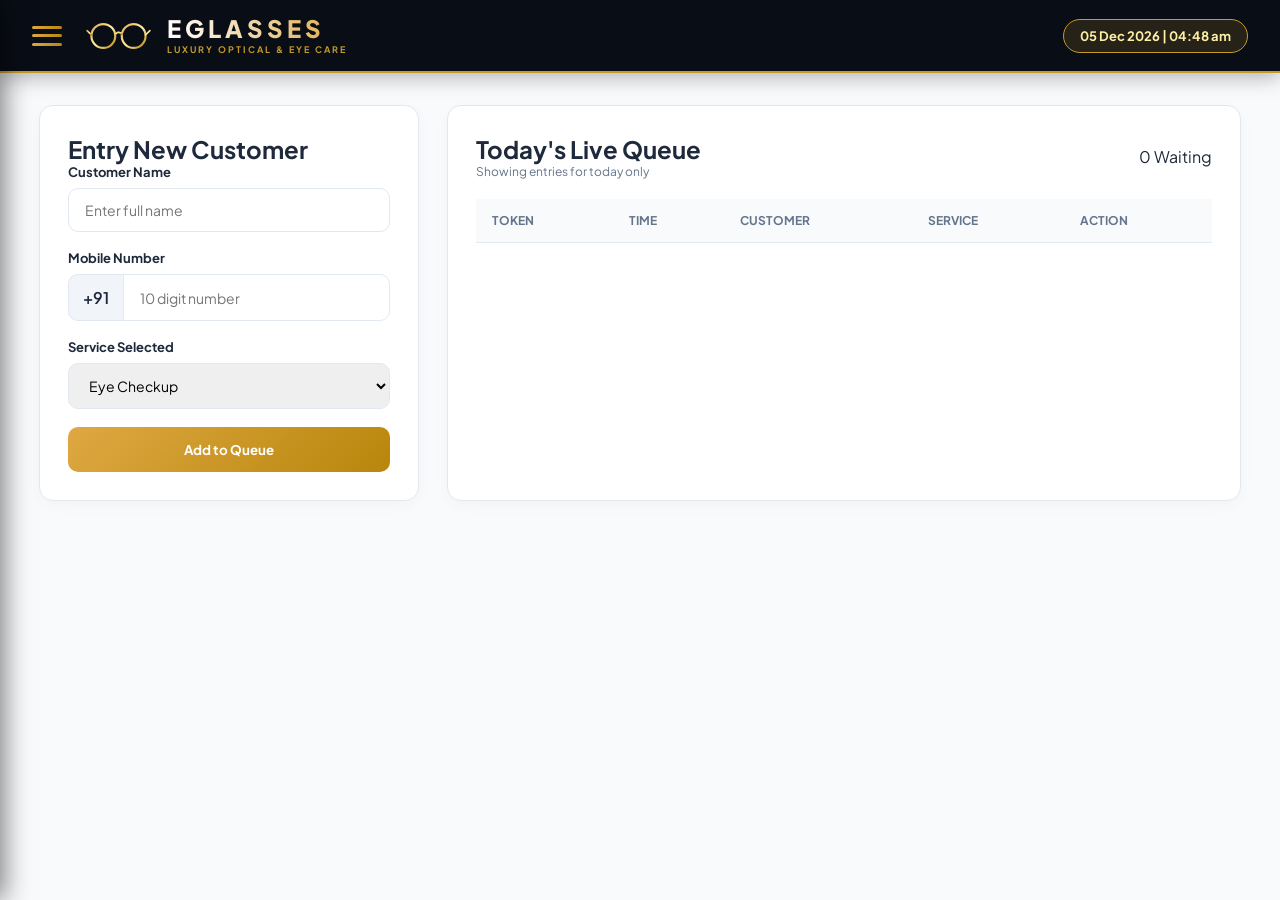
<file: index.html>
<!DOCTYPE html>
<html lang="en">
<head>
    <meta charset="UTF-8">
    <meta name="viewport" content="width=device-width, initial-scale=1.0">
    <title>EGLASSES | Premium Optical Care</title>
    <link rel="stylesheet" href="style.css">
    <link href="https://fonts.googleapis.com/css2?family=Plus+Jakarta+Sans:wght@400;500;600;700;800&display=swap" rel="stylesheet">
</head>
<body>

    <!-- Premium Luxury Header -->
    <header class="app-header">
        <div class="header-left">
            <button class="menu-btn" onclick="toggleMenu()" title="Open Navigation Menu">
                <span></span>
                <span></span>
                <span></span>
            </button>
            <div class="brand-logo-container">
                <!-- Golden Spectacles Logo SVG -->
                <svg class="brand-logo-img" viewBox="0 0 120 60" fill="none" xmlns="http://www.w3.org/2000/svg">
                    <circle cx="32" cy="30" r="22" stroke="url(#goldGrad)" stroke-width="4"/>
                    <circle cx="88" cy="30" r="22" stroke="url(#goldGrad)" stroke-width="4"/>
                    <path d="M54 26 C60 22, 60 22, 66 26" stroke="url(#goldGrad)" stroke-width="4" stroke-linecap="round"/>
                    <path d="M10 28 L2 20" stroke="url(#goldGrad)" stroke-width="3" stroke-linecap="round"/>
                    <path d="M110 28 L118 20" stroke="url(#goldGrad)" stroke-width="3" stroke-linecap="round"/>
                    <defs>
                        <linearGradient id="goldGrad" x1="0%" y1="0%" x2="100%" y2="100%">
                            <stop offset="0%" stop-color="#DFA843" />
                            <stop offset="50%" stop-color="#FDF0A6" />
                            <stop offset="100%" stop-color="#B8860B" />
                        </linearGradient>
                    </defs>
                </svg>
                <div class="brand-text">
                    <h1>EGLASSES</h1>
                    <p>LUXURY OPTICAL & EYE CARE</p>
                </div>
            </div>
        </div>
        <div class="header-right">
            <div class="today-date-badge" id="live-clock">--:--:--</div>
        </div>
    </header>

    <!-- Side Navigation Drawer -->
    <nav class="side-nav" id="sideNav">
        <div class="nav-header">
            <h3>Navigation</h3>
            <button class="close-btn" onclick="toggleMenu()">&times;</button>
        </div>
        <ul class="nav-links">
            <li><a href="#" class="nav-item active" onclick="switchPage('dashboard-page')">📊 Live Dashboard (Today)</a></li>
            <li><a href="#" class="nav-item" onclick="switchPage('shop-page')">🕶️ Optical Services & Shop</a></li>
            <li><a href="#" class="nav-item" onclick="switchPage('reports-page')">📁 History & Excel Download</a></li>
            <li><a href="#" class="nav-item" onclick="switchPage('staff-page')">📷 Staff Selfie Login</a></li>
            <li><a href="privacy.html" class="nav-item" target="_blank">📄 Privacy Policy</a></li>
        </ul>
    </nav>
    <div class="nav-overlay" id="navOverlay" onclick="toggleMenu()"></div>

    <!-- MAIN CONTENT -->
    <main class="main-content">

        <!-- PAGE 1: TODAY'S DASHBOARD & QUEUE -->
        <section id="dashboard-page" class="page-section active-page">
            <div class="dashboard-grid">
                <!-- Add Customer Form -->
                <div class="card form-card">
                    <h2>Entry New Customer</h2>
                    <form id="customer-form" onsubmit="addCustomer(event)">
                        <div class="form-group">
                            <label>Customer Name</label>
                            <input type="text" id="cust-name" placeholder="Enter full name" required>
                        </div>
                        <div class="form-group">
                            <label>Mobile Number</label>
                            <div class="phone-input">
                                <span>+91</span>
                                <input type="tel" id="cust-phone" placeholder="10 digit number" pattern="[0-9]{10}" required>
                            </div>
                        </div>
                        <div class="form-group">
                            <label>Service Selected</label>
                            <select id="visit-type" required>
                                <option value="Eye Checkup">Eye Checkup</option>
                                <option value="Eye Glasses">Eye Glasses</option>
                                <option value="Sun Glasses">Sun Glasses</option>
                                <option value="Contact Lenses">Contact Lenses</option>
                                <option value="Frame & Lenses">Frame & Lenses</option>
                            </select>
                        </div>
                        <button type="submit" class="btn btn-gold">Add to Queue</button>
                    </form>
                </div>

                <!-- Today's Queue Table -->
                <div class="card table-card">
                    <div class="card-header">
                        <div>
                            <h2>Today's Live Queue</h2>
                            <p class="sub-text">Showing entries for today only</p>
                        </div>
                        <span id="queue-count" class="badge">0 Waiting</span>
                    </div>
                    <div class="table-responsive">
                        <table>
                            <thead>
                                <tr>
                                    <th>Token</th>
                                    <th>Time</th>
                                    <th>Customer</th>
                                    <th>Service</th>
                                    <th>Action</th>
                                </tr>
                            </thead>
                            <tbody id="today-queue-list">
                                <!-- Dynamic Today's Rows -->
                            </tbody>
                        </table>
                    </div>
                </div>
            </div>
        </section>

        <!-- PAGE 2: SHOPPING & CATEGORIES -->
        <section id="shop-page" class="page-section">
            <div class="section-title">
                <h2>Optical Products & Services</h2>
                <p>Click on any service to quickly add a customer</p>
            </div>
            <div class="categories-grid">
                <div class="category-card">
                    <div class="cat-icon">👓</div>
                    <h3>Eye Glasses</h3>
                    <p>Single Vision, Bifocal & Progressive Frames</p>
                    <button class="btn btn-outline" onclick="selectServiceAndGo('Eye Glasses')">+ Add Customer</button>
                </div>
                <div class="category-card">
                    <div class="cat-icon">🕶️</div>
                    <h3>Sun Glasses</h3>
                    <p>UV Protected & Polarized Luxury Eyewear</p>
                    <button class="btn btn-outline" onclick="selectServiceAndGo('Sun Glasses')">+ Add Customer</button>
                </div>
                <div class="category-card">
                    <div class="cat-icon">👁️</div>
                    <h3>Contact Lenses</h3>
                    <p>Daily, Monthly & Color Cosmetic Lenses</p>
                    <button class="btn btn-outline" onclick="selectServiceAndGo('Contact Lenses')">+ Add Customer</button>
                </div>
                <div class="category-card">
                    <div class="cat-icon">🔬</div>
                    <h3>Eye Checkup</h3>
                    <p>Computerized Vision Testing & Consultation</p>
                    <button class="btn btn-outline" onclick="selectServiceAndGo('Eye Checkup')">+ Add Customer</button>
                </div>
            </div>
        </section>

        <!-- PAGE 3: HISTORY & EXCEL DOWNLOAD -->
        <section id="reports-page" class="page-section">
            <div class="card">
                <div class="filter-bar">
                    <div>
                        <h2>Customer History & Reports</h2>
                        <p class="sub-text">Filter customer records by specific date</p>
                    </div>
                    <div class="filter-controls">
                        <input type="date" id="filter-date" onchange="filterRecordsByDate()">
                        <button class="btn btn-excel" onclick="exportToExcel()">📊 Export Excel (.csv)</button>
                    </div>
                </div>

                <div class="table-responsive" style="margin-top: 20px;">
                    <table>
                        <thead>
                            <tr>
                                <th>Date</th>
                                <th>Time</th>
                                <th>Token</th>
                                <th>Name</th>
                                <th>Mobile</th>
                                <th>Service</th>
                            </tr>
                        </thead>
                        <tbody id="history-table-list">
                            <!-- Dynamic History Rows -->
                        </tbody>
                    </table>
                </div>
            </div>
        </section>

        <!-- PAGE 4: STAFF SELFIE LOGIN -->
        <section id="staff-page" class="page-section">
            <div class="card staff-card-center">
                <h2>Staff Attendance & Login</h2>
                <div class="profile-upload-box">
                    <div class="avatar-wrapper">
                        <img id="profile-preview" src="data:image/svg+xml;utf8,<svg xmlns='http://www.w3.org/2000/svg' viewBox='0 0 24 24' fill='%23b8860b'><path d='M12 12c2.21 0 4-1.79 4-4s-1.79-4-4-4-4 1.79-4 4 1.79 4 4 4zm0 2c-2.67 0-8 1.34-8 4v2h16v-2c0-2.66-5.33-4-8-4z'/></svg>" alt="Profile Preview">
                        <label for="photo-input" class="upload-badge">+</label>
                        <input type="file" id="photo-input" accept="image/*" onchange="previewImage(event)">
                    </div>
                    <span class="upload-label">Take Selfie / Upload Photo</span>
                </div>
                <form onsubmit="event.preventDefault(); alert('Staff Authenticated!');">
                    <div class="form-group">
                        <label>Staff ID / Mobile</label>
                        <input type="text" placeholder="Enter Staff ID" required>
                    </div>
                    <div class="form-group">
                        <label>Password</label>
                        <input type="password" placeholder="••••••••" required>
                    </div>
                    <button type="submit" class="btn btn-gold">Login to POS</button>
                </form>
            </div>
        </section>

    </main>

    <script src="script.js"></script>
</body>
</html>
</file>
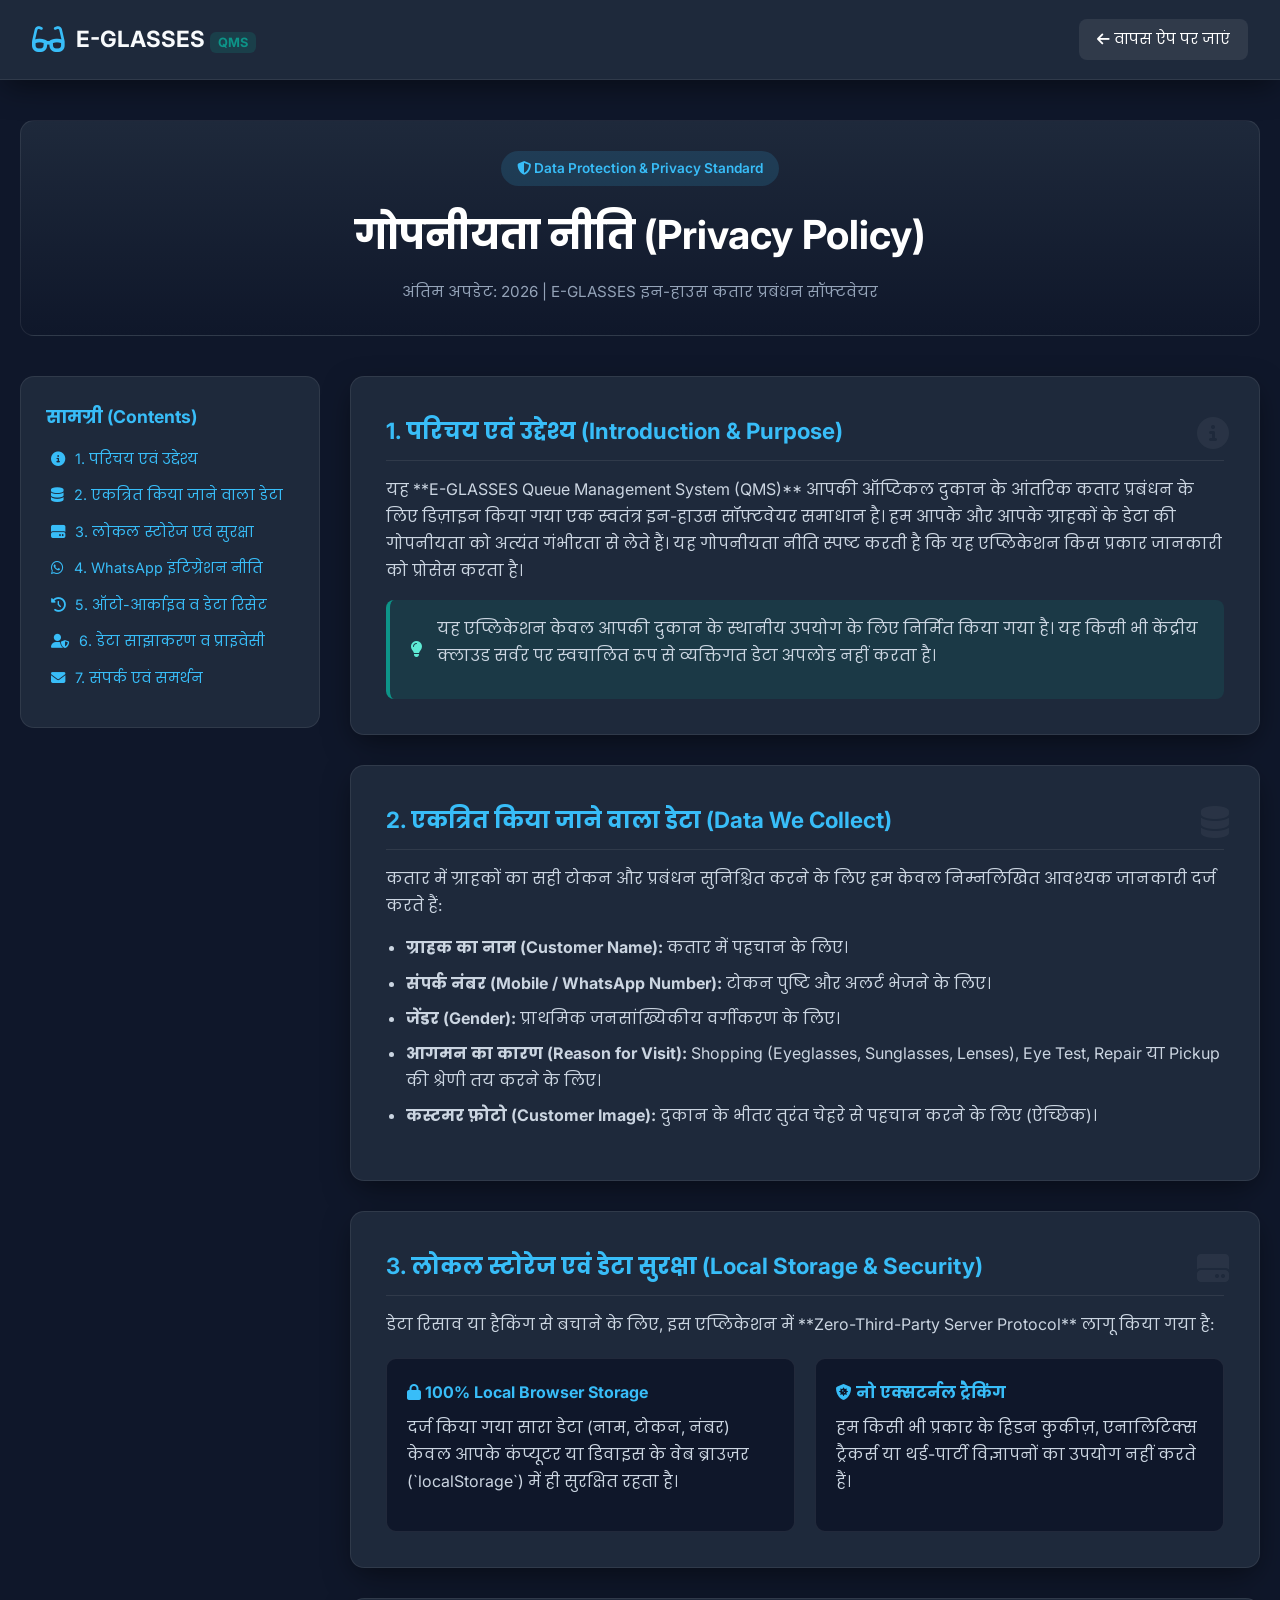
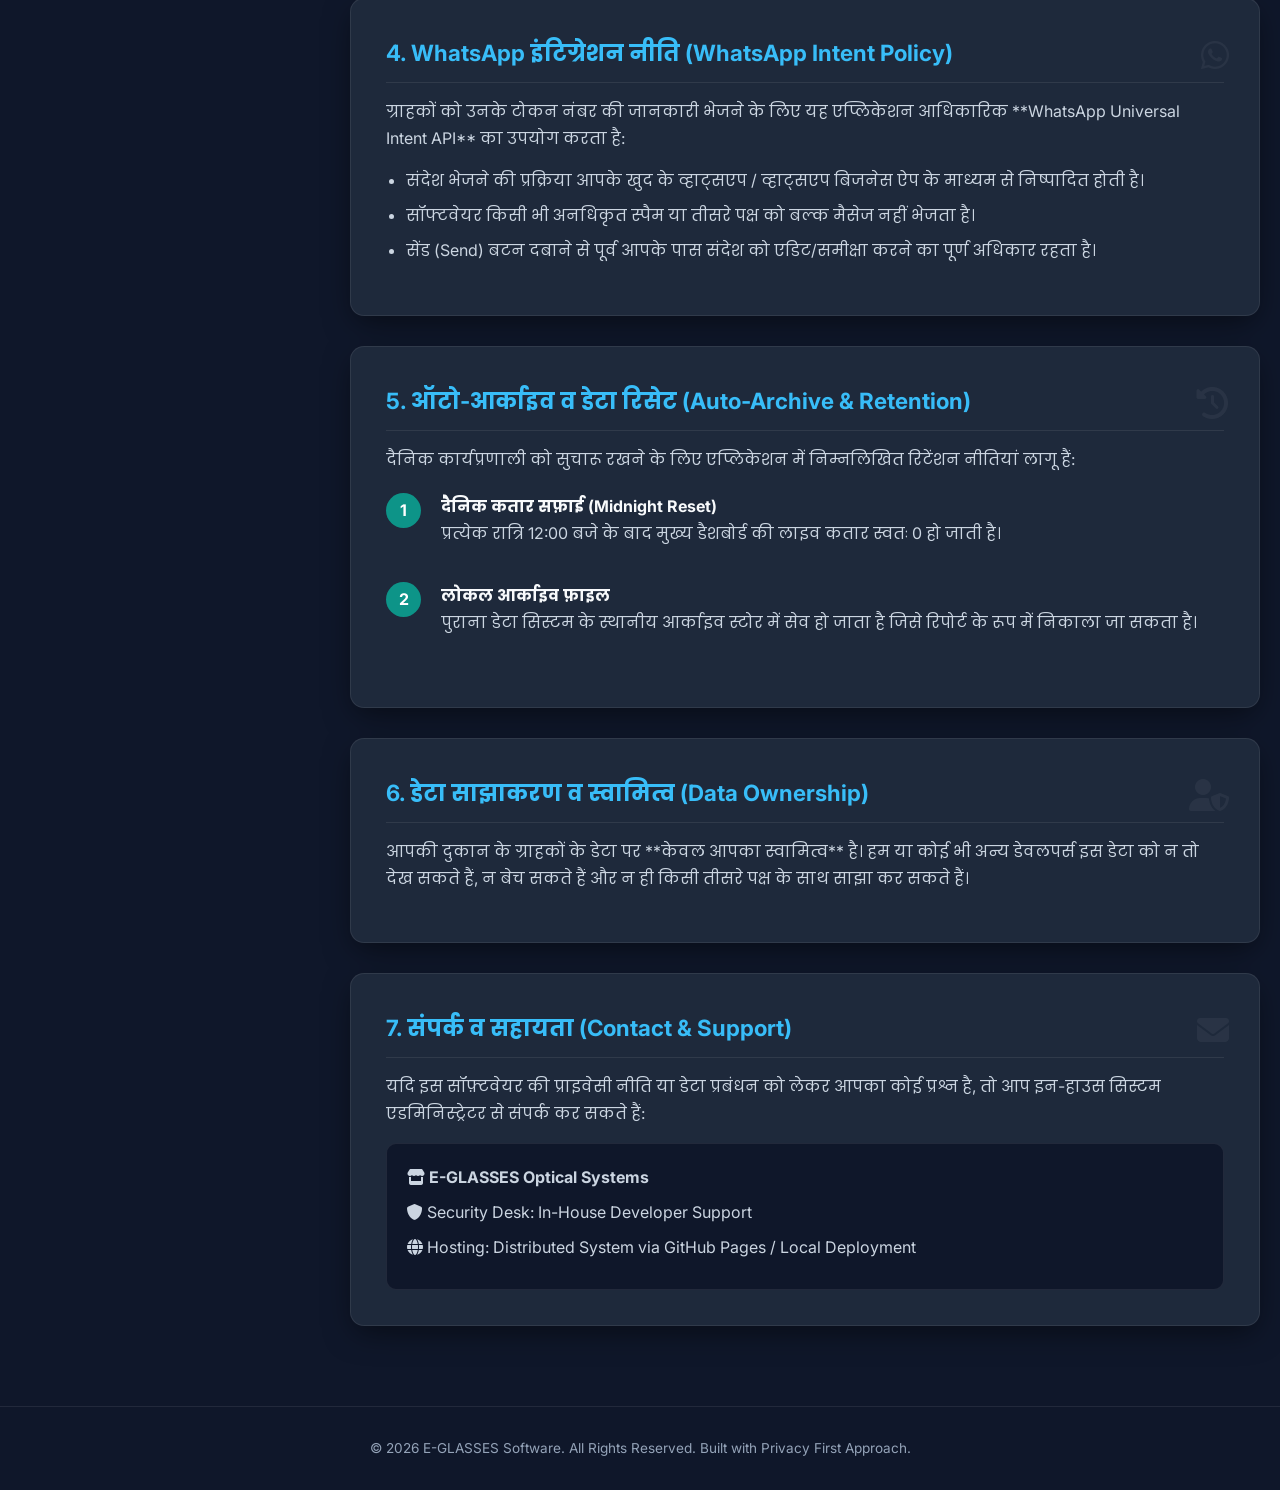
<file: privacy.html>
<!DOCTYPE html>
<html lang="hi">
<head>
    <meta charset="UTF-8">
    <meta name="viewport" content="width=device-width, initial-scale=1.0">
    <title>Privacy Policy | E-GLASSES QMS</title>
    <!-- Google Fonts & FontAwesome -->
    <link href="https://fonts.googleapis.com/css2?family=Poppins:wght@300;400;500;600;700&family=Inter:wght@300;400;500;600&display=swap" rel="stylesheet">
    <link rel="stylesheet" href="https://cdnjs.cloudflare.com/ajax/libs/font-awesome/6.4.0/css/all.min.css">
    <link rel="stylesheet" href="privacy-style.css">
</head>
<body class="privacy-body">

    <!-- Header / Navbar -->
    <header class="privacy-navbar">
        <div class="nav-container">
            <div class="brand">
                <i class="fa-solid fa-glasses logo-icon"></i>
                <h2>E-GLASSES <span>QMS</span></h2>
            </div>
            <a href="index.html" class="btn-back"><i class="fa-solid fa-arrow-left"></i> वापस ऐप पर जाएं</a>
        </div>
    </header>

    <!-- Main Container -->
    <main class="privacy-container">
        
        <!-- Hero Header -->
        <section class="privacy-hero">
            <div class="hero-badge"><i class="fa-solid fa-shield-halved"></i> Data Protection & Privacy Standard</div>
            <h1>गोपनीयता नीति (Privacy Policy)</h1>
            <p>अंतिम अपडेट: <span id="policyDate">2026</span> | E-GLASSES इन-हाउस कतार प्रबंधन सॉफ्टवेयर</p>
        </section>

        <div class="privacy-layout">
            <!-- Sidebar Table of Contents -->
            <aside class="privacy-sidebar">
                <div class="sidebar-card">
                    <h4>सामग्री (Contents)</h4>
                    <ul id="tocList">
                        <li><a href="#sec1" class="active"><i class="fa-solid fa-circle-info"></i> 1. परिचय एवं उद्देश्य</a></li>
                        <li><a href="#sec2"><i class="fa-solid fa-database"></i> 2. एकत्रित किया जाने वाला डेटा</a></li>
                        <li><a href="#sec3"><i class="fa-solid fa-hard-drive"></i> 3. लोकल स्टोरेज एवं सुरक्षा</a></li>
                        <li><a href="#sec4"><i class="fa-brands fa-whatsapp"></i> 4. WhatsApp इंटिग्रेशन नीति</a></li>
                        <li><a href="#sec5"><i class="fa-solid fa-clock-rotate-left"></i> 5. ऑटो-आर्काइव व डेटा रिसेट</a></li>
                        <li><a href="#sec6"><i class="fa-solid fa-user-shield"></i> 6. डेटा साझाकरण व प्राइवेसी</a></li>
                        <li><a href="#sec7"><i class="fa-solid fa-envelope"></i> 7. संपर्क एवं समर्थन</a></li>
                    </ul>
                </div>
            </aside>

            <!-- Main Policy Documents -->
            <article class="privacy-content">

                <!-- Section 1 -->
                <section id="sec1" class="policy-card">
                    <div class="card-icon"><i class="fa-solid fa-circle-info"></i></div>
                    <h2>1. परिचय एवं उद्देश्य (Introduction & Purpose)</h2>
                    <p>यह **E-GLASSES Queue Management System (QMS)** आपकी ऑप्टिकल दुकान के आंतरिक कतार प्रबंधन के लिए डिज़ाइन किया गया एक स्वतंत्र इन-हाउस सॉफ़्टवेयर समाधान है। हम आपके और आपके ग्राहकों के डेटा की गोपनीयता को अत्यंत गंभीरता से लेते हैं। यह गोपनीयता नीति स्पष्ट करती है कि यह एप्लिकेशन किस प्रकार जानकारी को प्रोसेस करता है।</p>
                    <div class="callout callout-info">
                        <i class="fa-solid fa-lightbulb"></i>
                        <p>यह एप्लिकेशन केवल आपकी दुकान के स्थानीय उपयोग के लिए निर्मित किया गया है। यह किसी भी केंद्रीय क्लाउड सर्वर पर स्वचालित रूप से व्यक्तिगत डेटा अपलोड नहीं करता है।</p>
                    </div>
                </section>

                <!-- Section 2 -->
                <section id="sec2" class="policy-card">
                    <div class="card-icon"><i class="fa-solid fa-database"></i></div>
                    <h2>2. एकत्रित किया जाने वाला डेटा (Data We Collect)</h2>
                    <p>कतार में ग्राहकों का सही टोकन और प्रबंधन सुनिश्चित करने के लिए हम केवल निम्नलिखित आवश्यक जानकारी दर्ज करते हैं:</p>
                    <ul class="policy-list">
                        <li><strong>ग्राहक का नाम (Customer Name):</strong> कतार में पहचान के लिए।</li>
                        <li><strong>संपर्क नंबर (Mobile / WhatsApp Number):</strong> टोकन पुष्टि और अलर्ट भेजने के लिए।</li>
                        <li><strong>जेंडर (Gender):</strong> प्राथमिक जनसांख्यिकीय वर्गीकरण के लिए।</li>
                        <li><strong>आगमन का कारण (Reason for Visit):</strong> Shopping (Eyeglasses, Sunglasses, Lenses), Eye Test, Repair या Pickup की श्रेणी तय करने के लिए।</li>
                        <li><strong>कस्टमर फ़ोटो (Customer Image):</strong> दुकान के भीतर तुरंत चेहरे से पहचान करने के लिए (ऐच्छिक)।</li>
                    </ul>
                </section>

                <!-- Section 3 -->
                <section id="sec3" class="policy-card">
                    <div class="card-icon"><i class="fa-solid fa-hard-drive"></i></div>
                    <h2>3. लोकल स्टोरेज एवं डेटा सुरक्षा (Local Storage & Security)</h2>
                    <p>डेटा रिसाव या हैकिंग से बचाने के लिए, इस एप्लिकेशन में **Zero-Third-Party Server Protocol** लागू किया गया है:</p>
                    <div class="grid-two">
                        <div class="grid-item">
                            <h4><i class="fa-solid fa-lock"></i> 100% Local Browser Storage</h4>
                            <p>दर्ज किया गया सारा डेटा (नाम, टोकन, नंबर) केवल आपके कंप्यूटर या डिवाइस के वेब ब्राउज़र (`localStorage`) में ही सुरक्षित रहता है।</p>
                        </div>
                        <div class="grid-item">
                            <h4><i class="fa-solid fa-shield-virus"></i> नो एक्सटर्नल ट्रैकिंग</h4>
                            <p>हम किसी भी प्रकार के हिडन कुकीज़, एनालिटिक्स ट्रैकर्स या थर्ड-पार्टी विज्ञापनों का उपयोग नहीं करते हैं।</p>
                        </div>
                    </div>
                </section>

                <!-- Section 4 -->
                <section id="sec4" class="policy-card">
                    <div class="card-icon"><i class="fa-brands fa-whatsapp"></i></div>
                    <h2>4. WhatsApp इंटिग्रेशन नीति (WhatsApp Intent Policy)</h2>
                    <p>ग्राहकों को उनके टोकन नंबर की जानकारी भेजने के लिए यह एप्लिकेशन आधिकारिक **WhatsApp Universal Intent API** का उपयोग करता है:</p>
                    <ul class="policy-list">
                        <li>संदेश भेजने की प्रक्रिया आपके खुद के व्हाट्सएप / व्हाट्सएप बिजनेस ऐप के माध्यम से निष्पादित होती है।</li>
                        <li>सॉफ्टवेयर किसी भी अनधिकृत स्पैम या तीसरे पक्ष को बल्क मैसेज नहीं भेजता है।</li>
                        <li>सेंड (Send) बटन दबाने से पूर्व आपके पास संदेश को एडिट/समीक्षा करने का पूर्ण अधिकार रहता है।</li>
                    </ul>
                </section>

                <!-- Section 5 -->
                <section id="sec5" class="policy-card">
                    <div class="card-icon"><i class="fa-solid fa-clock-rotate-left"></i></div>
                    <h2>5. ऑटो-आर्काइव व डेटा रिसेट (Auto-Archive & Retention)</h2>
                    <p>दैनिक कार्यप्रणाली को सुचारू रखने के लिए एप्लिकेशन में निम्नलिखित रिटेंशन नीतियां लागू हैं:</p>
                    <div class="timeline-step">
                        <div class="step">
                            <span class="step-num">1</span>
                            <div>
                                <h4>दैनिक कतार सफ़ाई (Midnight Reset)</h4>
                                <p>प्रत्येक रात्रि 12:00 बजे के बाद मुख्य डैशबोर्ड की लाइव कतार स्वतः 0 हो जाती है।</p>
                            </div>
                        </div>
                        <div class="step">
                            <span class="step-num">2</span>
                            <div>
                                <h4>लोकल आर्काइव फ़ाइल</h4>
                                <p>पुराना डेटा सिस्टम के स्थानीय आर्काइव स्टोर में सेव हो जाता है जिसे रिपोर्ट के रूप में निकाला जा सकता है।</p>
                            </div>
                        </div>
                    </div>
                </section>

                <!-- Section 6 -->
                <section id="sec6" class="policy-card">
                    <div class="card-icon"><i class="fa-solid fa-user-shield"></i></div>
                    <h2>6. डेटा साझाकरण व स्वामित्व (Data Ownership)</h2>
                    <p>आपकी दुकान के ग्राहकों के डेटा पर **केवल आपका स्वामित्व** है। हम या कोई भी अन्य डेवलपर्स इस डेटा को न तो देख सकते हैं, न बेच सकते हैं और न ही किसी तीसरे पक्ष के साथ साझा कर सकते हैं।</p>
                </section>

                <!-- Section 7 -->
                <section id="sec7" class="policy-card">
                    <div class="card-icon"><i class="fa-solid fa-envelope"></i></div>
                    <h2>7. संपर्क व सहायता (Contact & Support)</h2>
                    <p>यदि इस सॉफ़्टवेयर की प्राइवेसी नीति या डेटा प्रबंधन को लेकर आपका कोई प्रश्न है, तो आप इन-हाउस सिस्टम एडमिनिस्ट्रेटर से संपर्क कर सकते हैं:</p>
                    <div class="contact-box">
                        <p><i class="fa-solid fa-store"></i> <strong>E-GLASSES Optical Systems</strong></p>
                        <p><i class="fa-solid fa-shield"></i> Security Desk: In-House Developer Support</p>
                        <p><i class="fa-solid fa-globe"></i> Hosting: Distributed System via GitHub Pages / Local Deployment</p>
                    </div>
                </section>

            </article>
        </div>
    </main>

    <!-- Footer -->
    <footer class="privacy-footer">
        <p>&copy; 2026 E-GLASSES Software. All Rights Reserved. Built with Privacy First Approach.</p>
    </footer>

    <script src="privacy-script.js"></script>
</body>
</html>
</file>
<file: style.css>
:root {
    --gold-primary: #C59B27;
    --gold-light: #F4E2A3;
    --gold-dark: #8C6A12;
    --dark-bg: #0F172A;
    --card-bg: #FFFFFF;
    --text-main: #1E293B;
    --text-muted: #64748B;
    --border: #E2E8F0;
    --radius: 14px;
}

* {
    margin: 0;
    padding: 0;
    box-sizing: border-box;
    font-family: 'Plus Jakarta Sans', sans-serif;
}

body {
    background-color: #F8FAFC;
    color: var(--text-main);
    padding-bottom: 50px;
}

/* Luxury Premium Header */
.app-header {
    display: flex;
    justify-content: space-between;
    align-items: center;
    background: #090D16;
    padding: 16px 32px;
    border-bottom: 2px solid var(--gold-primary);
    box-shadow: 0 4px 20px rgba(0,0,0,0.3);
}

.header-left {
    display: flex;
    align-items: center;
    gap: 24px;
}

.menu-btn {
    display: flex;
    flex-direction: column;
    justify-content: space-between;
    width: 30px;
    height: 20px;
    background: transparent;
    border: none;
    cursor: pointer;
}

.menu-btn span {
    width: 100%;
    height: 3px;
    background: linear-gradient(90deg, #DFA843, #B8860B);
    border-radius: 4px;
}

.brand-logo-container {
    display: flex;
    align-items: center;
    gap: 16px;
}

.brand-logo-img {
    width: 65px;
    height: 38px;
}

.brand-text h1 {
    font-size: 24px;
    font-weight: 800;
    letter-spacing: 4px;
    background: linear-gradient(90deg, #FFF, #DFA843);
    -webkit-background-clip: text;
    -webkit-text-fill-color: transparent;
    line-height: 1;
}

.brand-text p {
    font-size: 9px;
    font-weight: 700;
    letter-spacing: 2px;
    color: var(--gold-primary);
    margin-top: 4px;
}

.today-date-badge {
    background: rgba(197, 155, 39, 0.15);
    border: 1px solid var(--gold-primary);
    color: #FDF0A6;
    padding: 8px 16px;
    border-radius: 20px;
    font-size: 13px;
    font-weight: 700;
}

/* Side Drawer */
.side-nav {
    position: fixed;
    top: 0;
    left: -320px;
    width: 320px;
    height: 100%;
    background: #0F172A;
    box-shadow: 4px 0 25px rgba(0,0,0,0.5);
    z-index: 1000;
    transition: left 0.3s cubic-bezier(0.4, 0, 0.2, 1);
}

.side-nav.open {
    left: 0;
}

.nav-header {
    display: flex;
    justify-content: space-between;
    align-items: center;
    padding: 24px;
    border-bottom: 1px solid rgba(255,255,255,0.1);
    color: #FFF;
}

.close-btn {
    font-size: 28px;
    color: #FFF;
    border: none;
    background: none;
    cursor: pointer;
}

.nav-links {
    list-style: none;
    padding: 20px 0;
}

.nav-item {
    display: block;
    padding: 16px 28px;
    color: #94A3B8;
    text-decoration: none;
    font-weight: 600;
    transition: all 0.2s;
}

.nav-item:hover, .nav-item.active {
    background: rgba(197, 155, 39, 0.15);
    color: var(--gold-light);
    border-left: 4px solid var(--gold-primary);
}

.nav-overlay {
    position: fixed;
    top: 0;
    left: 0;
    width: 100%;
    height: 100%;
    background: rgba(0,0,0,0.6);
    display: none;
    z-index: 999;
}

.nav-overlay.active {
    display: block;
}

/* Main Layout */
.main-content {
    max-width: 1250px;
    margin: 32px auto;
    padding: 0 24px;
}

.page-section {
    display: none;
}

.page-section.active-page {
    display: block;
}

.dashboard-grid {
    display: grid;
    grid-template-columns: 380px 1fr;
    gap: 28px;
}

.card {
    background: var(--card-bg);
    border-radius: var(--radius);
    padding: 28px;
    border: 1px solid var(--border);
    box-shadow: 0 4px 15px rgba(0,0,0,0.03);
}

.card-header {
    display: flex;
    justify-content: space-between;
    align-items: center;
    margin-bottom: 20px;
}

.sub-text {
    font-size: 12px;
    color: var(--text-muted);
}

.form-group {
    margin-bottom: 18px;
}

.form-group label {
    display: block;
    font-size: 13px;
    font-weight: 700;
    margin-bottom: 8px;
    color: var(--text-main);
}

.form-group input, .form-group select {
    width: 100%;
    padding: 12px 16px;
    border: 1px solid var(--border);
    border-radius: 10px;
    font-size: 14px;
}

.phone-input {
    display: flex;
}

.phone-input span {
    background: #F1F5F9;
    padding: 12px 14px;
    border: 1px solid var(--border);
    border-right: none;
    border-radius: 10px 0 0 10px;
    font-weight: 600;
}

.phone-input input {
    border-radius: 0 10px 10px 0;
}

.btn {
    width: 100%;
    padding: 14px;
    border: none;
    border-radius: 10px;
    font-weight: 700;
    cursor: pointer;
    transition: all 0.2s;
}

.btn-gold {
    background: linear-gradient(135deg, #DFA843, #B8860B);
    color: #FFF;
}

.btn-gold:hover {
    opacity: 0.95;
    transform: translateY(-1px);
}

.btn-excel {
    background: #10B981;
    color: white;
    width: auto;
    padding: 10px 20px;
}

.btn-outline {
    background: transparent;
    border: 2px solid var(--gold-primary);
    color: var(--gold-dark);
}

.btn-outline:hover {
    background: var(--gold-primary);
    color: white;
}

/* Tables */
.table-responsive {
    overflow-x: auto;
}

table {
    width: 100%;
    border-collapse: collapse;
}

th, td {
    padding: 14px 16px;
    text-align: left;
    border-bottom: 1px solid var(--border);
}

th {
    background: #F8FAFC;
    font-size: 12px;
    color: var(--text-muted);
    text-transform: uppercase;
}

/* Shopping Categories Grid */
.categories-grid {
    display: grid;
    grid-template-columns: repeat(auto-fit, minmax(260px, 1fr));
    gap: 24px;
    margin-top: 24px;
}

.category-card {
    background: white;
    padding: 30px;
    border-radius: var(--radius);
    border: 1px solid var(--border);
    text-align: center;
    box-shadow: 0 4px 12px rgba(0,0,0,0.02);
}

.cat-icon {
    font-size: 48px;
    margin-bottom: 16px;
}

.category-card h3 {
    margin-bottom: 8px;
}

.category-card p {
    font-size: 13px;
    color: var(--text-muted);
    margin-bottom: 20px;
}

/* History Filter Bar */
.filter-bar {
    display: flex;
    justify-content: space-between;
    align-items: center;
    flex-wrap: wrap;
    gap: 16px;
}

.filter-controls {
    display: flex;
    gap: 12px;
}

.filter-controls input[type="date"] {
    padding: 10px 14px;
    border: 1px solid var(--border);
    border-radius: 8px;
}

/* Staff Card */
.staff-card-center {
    max-width: 440px;
    margin: 30px auto;
}

.profile-upload-box {
    display: flex;
    flex-direction: column;
    align-items: center;
    margin-bottom: 24px;
}

.avatar-wrapper {
    position: relative;
    width: 120px;
    height: 120px;
    border-radius: 50%;
    border: 3px solid var(--gold-primary);
}

.avatar-wrapper img {
    width: 100%;
    height: 100%;
    border-radius: 50%;
    object-fit: cover;
}

.upload-badge {
    position: absolute;
    top: 4px;
    right: 4px;
    background: var(--gold-primary);
    color: white;
    width: 32px;
    height: 32px;
    border-radius: 50%;
    display: flex;
    align-items: center;
    justify-content: center;
    cursor: pointer;
    font-weight: bold;
}

#photo-input {
    display: none;
}
</file>
<file: privacy-style.css>
/* Custom CSS Reset & Variables for Privacy Page */
:root {
    --primary-color: #0d9488;
    --primary-hover: #0f766e;
    --bg-dark: #0f172a;
    --card-bg: #1e293b;
    --text-light: #f8fafc;
    --text-muted: #94a3b8;
    --accent: #38bdf8;
    --border-color: rgba(255, 255, 255, 0.08);
    --shadow: 0 10px 30px -5px rgba(0, 0, 0, 0.5);
    --radius: 14px;
}

* {
    margin: 0;
    padding: 0;
    box-sizing: border-box;
    font-family: 'Inter', 'Poppins', sans-serif;
    scroll-behavior: smooth;
}

body.privacy-body {
    background-color: var(--bg-dark);
    color: var(--text-light);
    line-height: 1.7;
}

/* Navbar */
.privacy-navbar {
    background: var(--card-bg);
    border-bottom: 1px solid var(--border-color);
    padding: 1.2rem 2rem;
    position: sticky;
    top: 0;
    z-index: 100;
    box-shadow: var(--shadow);
}

.nav-container {
    max-width: 1300px;
    margin: 0 auto;
    display: flex;
    justify-content: space-between;
    align-items: center;
}

.brand {
    display: flex;
    align-items: center;
    gap: 12px;
}

.brand i {
    font-size: 1.8rem;
    color: var(--accent);
}

.brand h2 {
    font-size: 1.4rem;
    font-weight: 700;
}

.brand h2 span {
    color: var(--primary-color);
    font-size: 0.8rem;
    background: rgba(13, 148, 136, 0.2);
    padding: 3px 8px;
    border-radius: 6px;
}

.btn-back {
    color: #fff;
    background: rgba(255, 255, 255, 0.08);
    padding: 8px 18px;
    border-radius: 8px;
    text-decoration: none;
    font-size: 0.9rem;
    transition: 0.3s;
}

.btn-back:hover {
    background: var(--primary-color);
}

/* Hero Section */
.privacy-container {
    max-width: 1300px;
    margin: 40px auto;
    padding: 0 20px;
}

.privacy-hero {
    text-align: center;
    margin-bottom: 40px;
    padding: 30px;
    background: linear-gradient(180deg, #1e293b 0%, #0f172a 100%);
    border-radius: var(--radius);
    border: 1px solid var(--border-color);
}

.hero-badge {
    display: inline-block;
    background: rgba(56, 189, 248, 0.15);
    color: var(--accent);
    padding: 6px 16px;
    border-radius: 20px;
    font-size: 0.85rem;
    font-weight: 600;
    margin-bottom: 15px;
}

.privacy-hero h1 {
    font-size: 2.5rem;
    font-weight: 700;
    margin-bottom: 10px;
    color: #fff;
}

.privacy-hero p {
    color: var(--text-muted);
    font-size: 0.95rem;
}

/* Layout Grid */
.privacy-layout {
    display: grid;
    grid-template-columns: 300px 1fr;
    gap: 30px;
}

@media (max-width: 992px) {
    .privacy-layout {
        grid-template-columns: 1fr;
    }
    .privacy-sidebar {
        display: none;
    }
}

/* Sidebar TOC */
.sidebar-card {
    background: var(--card-bg);
    padding: 25px;
    border-radius: var(--radius);
    border: 1px solid var(--border-color);
    position: sticky;
    top: 100px;
}

.sidebar-card h4 {
    margin-bottom: 15px;
    color: var(--accent);
    font-size: 1.1rem;
}

.sidebar-card ul {
    list-style: none;
}

.sidebar-card li {
    margin-bottom: 12px;
}

.sidebar-card a {
    color: var(--text-muted);
    text-decoration: none;
    font-size: 0.9rem;
    display: flex;
    align-items: center;
    gap: 10px;
    transition: 0.3s;
}

.sidebar-card a:hover, .sidebar-card a.active {
    color: var(--accent);
    transform: translateX(5px);
}

/* Policy Content Cards */
.policy-card {
    background: var(--card-bg);
    padding: 35px;
    border-radius: var(--radius);
    border: 1px solid var(--border-color);
    margin-bottom: 30px;
    box-shadow: var(--shadow);
    position: relative;
}

.card-icon {
    position: absolute;
    top: 30px; right: 30px;
    font-size: 2rem;
    color: rgba(255, 255, 255, 0.05);
}

.policy-card h2 {
    font-size: 1.4rem;
    color: var(--accent);
    margin-bottom: 15px;
    padding-bottom: 10px;
    border-bottom: 1px solid var(--border-color);
}

.policy-card p {
    color: #cbd5e1;
    margin-bottom: 15px;
}

.policy-list {
    margin-left: 20px;
    margin-bottom: 15px;
}

.policy-list li {
    margin-bottom: 8px;
    color: #cbd5e1;
}

/* Callout Box */
.callout {
    padding: 15px 20px;
    border-radius: 8px;
    display: flex;
    align-items: center;
    gap: 15px;
    margin-top: 15px;
}

.callout-info {
    background: rgba(13, 148, 136, 0.15);
    border-left: 4px solid var(--primary-color);
    color: #5eead4;
}

/* Grid Components */
.grid-two {
    display: grid;
    grid-template-columns: 1fr 1fr;
    gap: 20px;
    margin-top: 20px;
}

@media (max-width: 600px) {
    .grid-two { grid-template-columns: 1fr; }
}

.grid-item {
    background: #0f172a;
    padding: 20px;
    border-radius: 10px;
    border: 1px solid var(--border-color);
}

.grid-item h4 {
    color: var(--accent);
    margin-bottom: 8px;
    font-size: 1rem;
}

/* Timeline Components */
.timeline-step {
    margin-top: 20px;
}

.step {
    display: flex;
    gap: 20px;
    margin-bottom: 20px;
}

.step-num {
    background: var(--primary-color);
    color: #fff;
    width: 35px; height: 35px;
    border-radius: 50%;
    display: flex;
    align-items: center;
    justify-content: center;
    font-weight: 700;
    flex-shrink: 0;
}

/* Contact Box */
.contact-box {
    background: #0f172a;
    padding: 20px;
    border-radius: 10px;
    margin-top: 15px;
    border: 1px solid var(--border-color);
}

.contact-box p {
    margin-bottom: 8px;
}

/* Footer */
.privacy-footer {
    text-align: center;
    padding: 30px;
    color: var(--text-muted);
    font-size: 0.85rem;
    border-top: 1px solid var(--border-color);
    margin-top: 50px;
}
</file>
